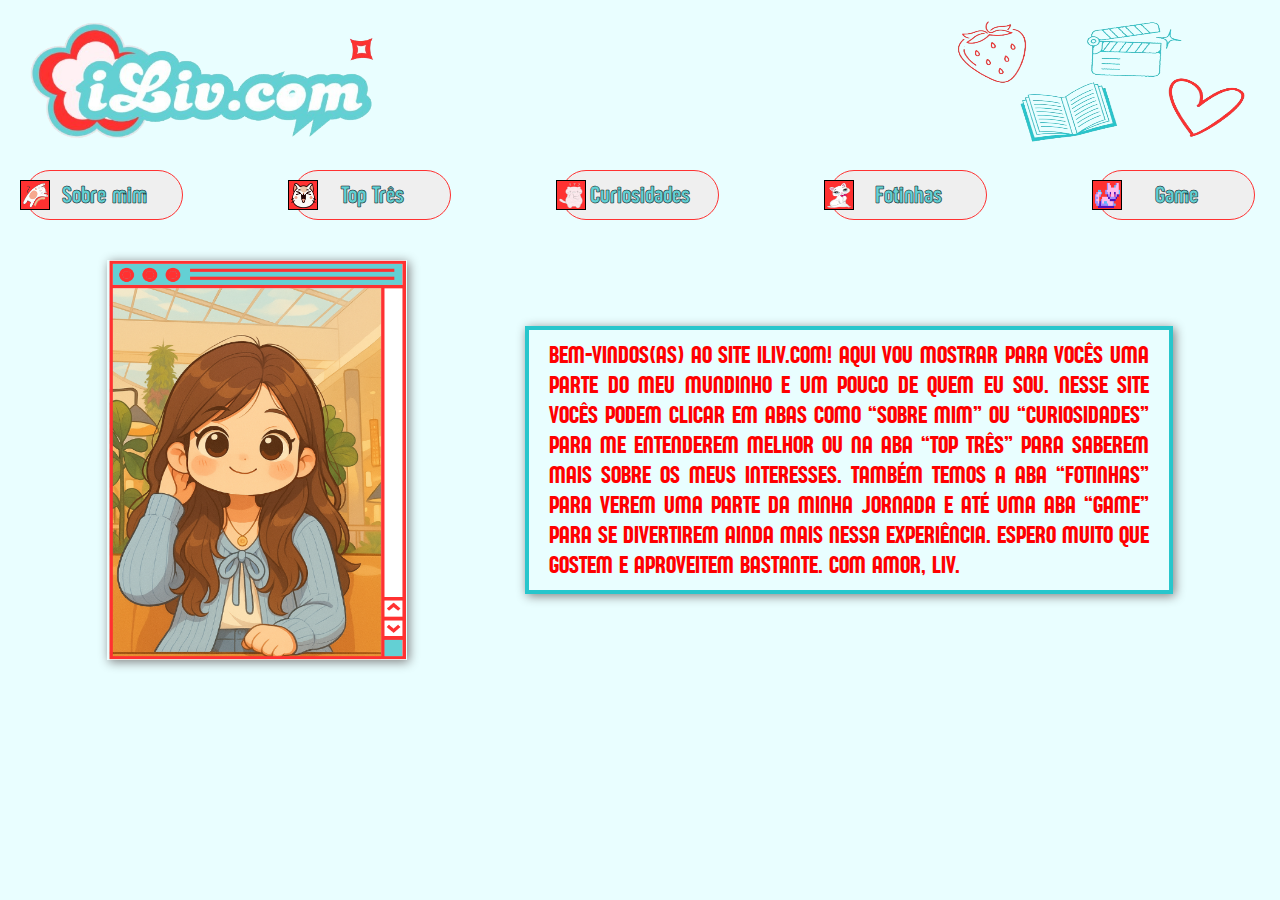
<file: index.html>
<!DOCTYPE html>
<html lang="en">
<head>
    <meta charset="UTF-8">
    <meta name="viewport" content="width=device-width, initial-scale=1.0">
    <title>Portfólio</title>
    <link rel="icon" href="img/foto_inicio.png" type="image/png">
    <link rel="stylesheet" href="css\styles.css">
</head>
<body>
    <div id="imagens_topo">
        <img src="img/logo_iliv.png" alt="ILiv" id="logo">
        <img src="img/decoracoes_topo.png" alt="decorações" id="decoracoes_topo">
    </div>
    <div id="topicos">
        <a href="sobreMim.html">
            <div class="classebtn">
                <button class="img_btn">
                    <img src="img/gato_arco_irirs-removebg-preview.png" alt="gato_arco_iris">
                </button>
                <button class="btn">Sobre mim</button>
            </div>
        </a>
        <a href="top3.html">
            <div class="classebtn">
                <button class="img_btn">
                    <img src="img/gato_sorrindo-removebg-preview.png" alt="gato_arco_iris"></button>
                </button>
                <button class="btn">Top Três</button>
            </div>
        </a>
        <a href="curiosidades.html">
            <div class="classebtn">
                <button class="img_btn">
                    <img src="img/gato_pensando-removebg-preview.png" alt="gato_arco_iris"></button>
                </button>
                <button class="btn">Curiosidades</button>
            </div>
        </a>
        <a href="album.html">
            <div class="classebtn">
                <button class="img_btn">
                    <img src="img/gatinha-removebg-preview.png" alt="gato_arco_iris"></button>
                </button>
                <button class="btn">Fotinhas</button>
            </div>
        </a>
        <a href="dinossauro.html">
            <div class="classebtn">
                <button class="img_btn">
                    <img src="img/gato_pixel-removebg-preview.png" alt="gato_arco_iris"></button>
                </button>
                <button class="btn">Game</button>
            </div>
        </a>
    </div>
    <div id="primeiraArea">
            <img src="img/foto_inicio.png" alt="Livia_cartoon" id="cartoon">
            <p id="textoMain">BEM-VINDOS(AS) AO SITE ILIV.COM! AQUI VOU MOSTRAR PARA VOCÊS UMA PARTE DO MEU MUNDINHO E UM POUCO DE QUEM EU SOU. NESSE SITE VOCÊS PODEM CLICAR EM ABAS COMO “SOBRE MIM” OU “CURIOSIDADES” PARA ME ENTENDEREM MELHOR OU NA ABA “TOP TRÊS” PARA SABEREM MAIS SOBRE OS MEUS INTERESSES. TAMBÉM TEMOS A ABA “FOTINHAS” PARA VEREM UMA PARTE DA MINHA JORNADA E ATÉ UMA ABA “GAME” PARA SE DIVERTIREM AINDA MAIS NESSA EXPERIÊNCIA. ESPERO MUITO QUE GOSTEM E APROVEITEM BASTANTE. COM AMOR, LIV.</p>
    </div>
</body>
</html>
</file>
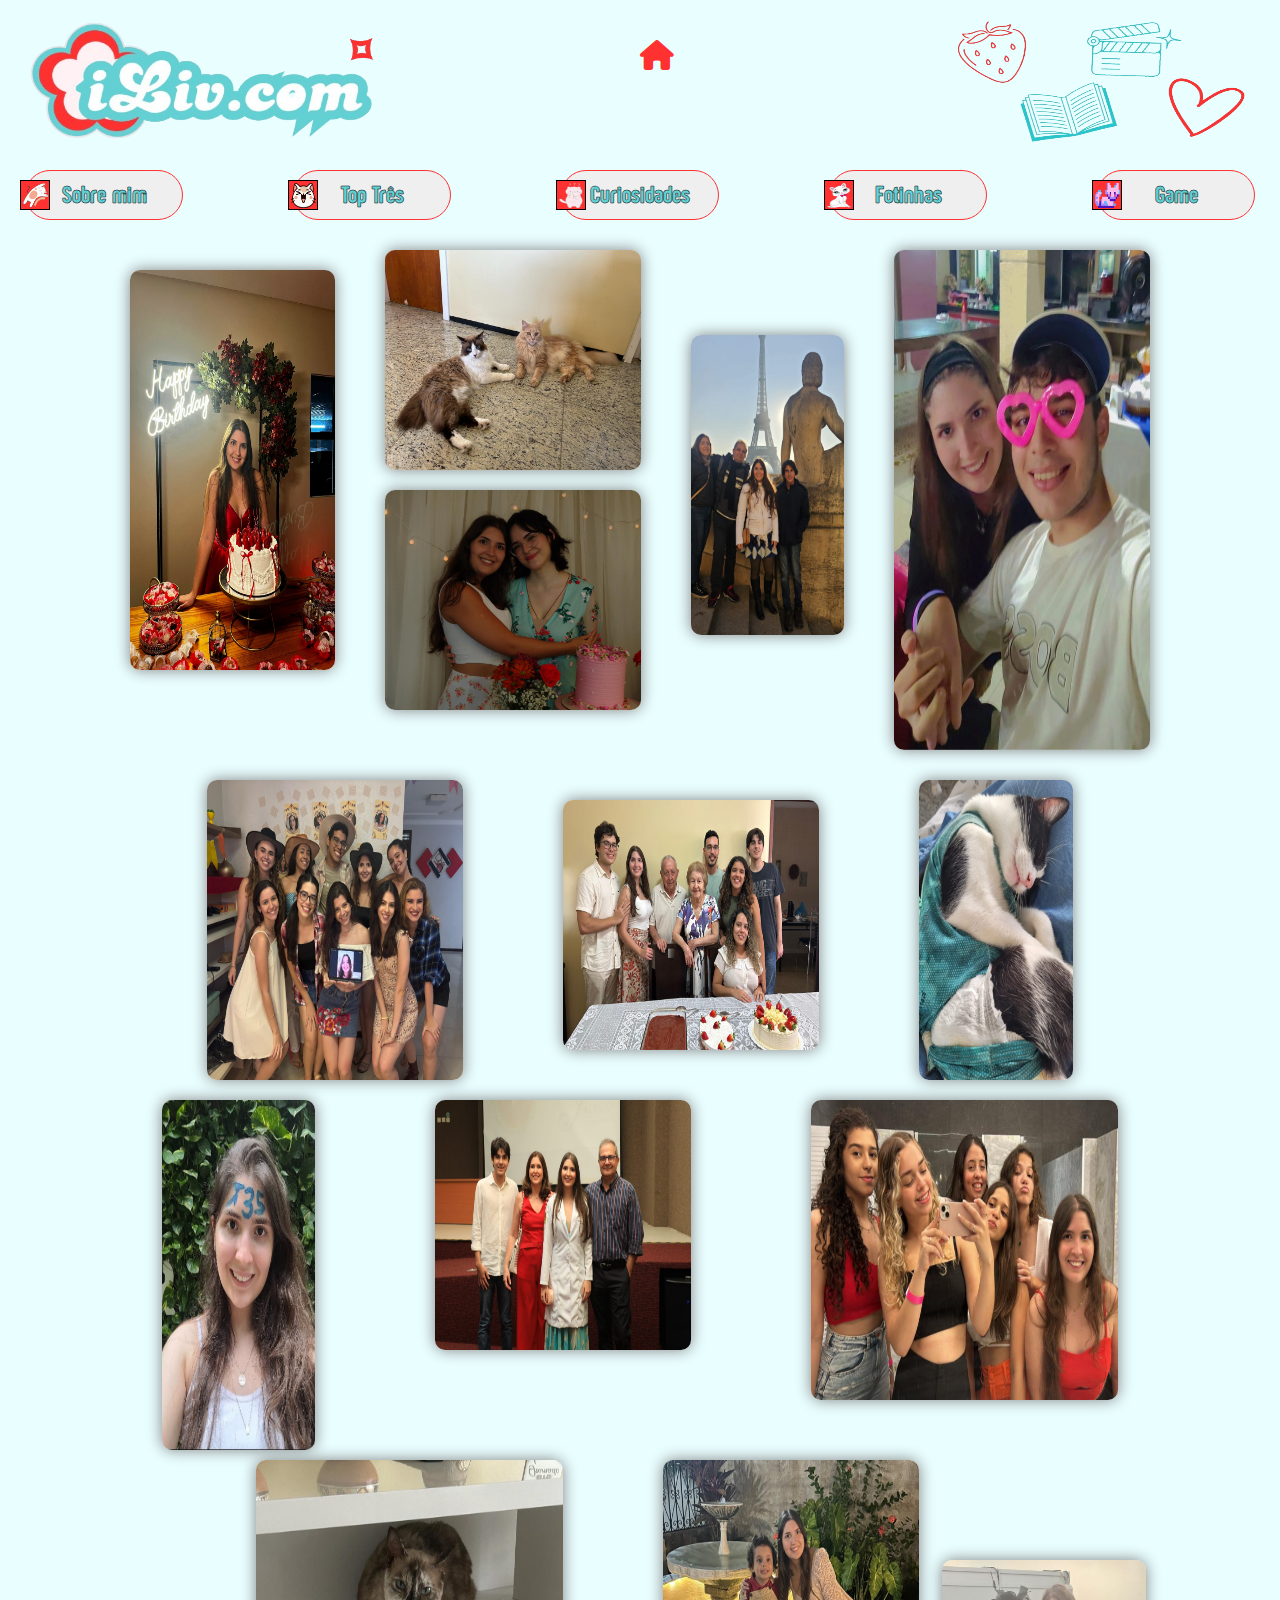
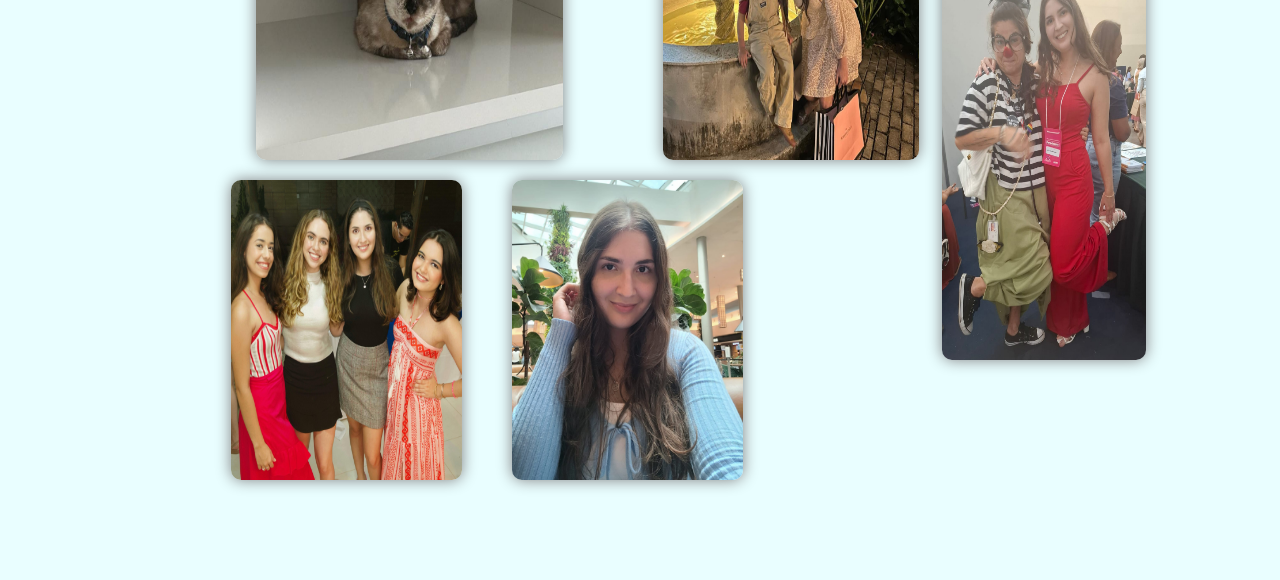
<file: album.html>
<!DOCTYPE html>
<html lang="en">
<head>
    <meta charset="UTF-8">
    <meta name="viewport" content="width=device-width, initial-scale=1.0">
    <link rel="stylesheet" href="css/styles.css">
    <link rel="icon" href="img/gatinha-removebg-preview.png" type="image/png">
    <link rel="stylesheet" href="https://cdnjs.cloudflare.com/ajax/libs/font-awesome/6.5.2/css/all.min.css">
    <title>Fotinhas</title>
</head>
<body>
    <a href="index.html">
        <i class="fa-solid fa-house icone"></i>
    </a>
    <div id="imagens_topo">
        <a href="index.html">
            <img src="img/logo_iliv.png" alt="ILiv" id="logo">
        </a>
        <img src="img/decoracoes_topo.png" alt="decorações" id="decoracoes_topo">
    </div>
    <div id="topicos">
        <a href="sobreMim.html">
            <div class="classebtn">
                <button class="img_btn">
                    <img src="img/gato_arco_irirs-removebg-preview.png" alt="gato_arco_iris">
                </button>
                <button class="btn">Sobre mim</button>
            </div>
        </a>
        <a href="top3.html">
            <div class="classebtn">
                <button class="img_btn">
                    <img src="img/gato_sorrindo-removebg-preview.png" alt="gato_arco_iris"></button>
                </button>
                <button class="btn">Top Três</button>
            </div>
        </a>
        <a href="curiosidades.html">
            <div class="classebtn">
                <button class="img_btn">
                    <img src="img/gato_pensando-removebg-preview.png" alt="gato_arco_iris"></button>
                </button>
                <button class="btn">Curiosidades</button>
            </div>
        </a>
        <a href="album.html">
            <div class="classebtn">
                <button class="img_btn">
                    <img src="img/gatinha-removebg-preview.png" alt="gato_arco_iris"></button>
                </button>
                <button class="btn">Fotinhas</button>
            </div>
        </a>
        <a href="dinossauro.html">
            <div class="classebtn">
                <button class="img_btn">
                    <img src="img/gato_pixel-removebg-preview.png" alt="gato_arco_iris"></button>
                </button>
                <button class="btn">Game</button>
            </div>
        </a>
    </div>
    <div id="secaoFotos1">
        <img src="img/niverFoto.png" alt="niver" id="niver">
        <div id="fotosVertical">
            <img src="img/pitocoAthe.png" alt="pitocoAthena" id="pitocoAthena">
            <img src="img/livJu.png" alt="liviaJu" id="livJu">
        </div>
        <img src="img/viagem.png" alt="viagem" id="viagem">
        <img src="img/festaJovem.png" alt="festa" id="festaJovem">
    </div>
    <div id="secaoFotos2">
        <div id="fotosHorizontal1">
            <img src="img/amigoJunino].png" alt="junino" id="junino">
            <img src="img/primos.png" alt="primos" id="primos">
            <img src="img/ollie.png" alt="ollie" id="ollie">
        </div>
        <div id="fotosHorizontais2">
            <img src="img/caloura.png" alt="caloura" id="caloura">
            <img src="img/familia.png" alt="familia" id="familia">
            <img src="img/amigas.png" alt="amigas" id="amigas">
        </div>
    </div>
    <div id="secaoFotos3">
        <div id="fotosVertical2">
            <div id="fotosHorizontais3">
                <img src="img/gorda.png" alt="gorda" id="gorda">
                <img src="img/filippo.png" alt="filippo" id="filippo">
            </div>
            <div id="fotosHorizontal4">
                <img src="img/bffs.png" alt="bffs" id="bffs">
                <img src="img/zap.png" alt="zap" id="zap">
            </div>
        </div>
        <img src="img/professora.png" alt="professora" id="prof">
    </div>
</body>
</html>
</file>
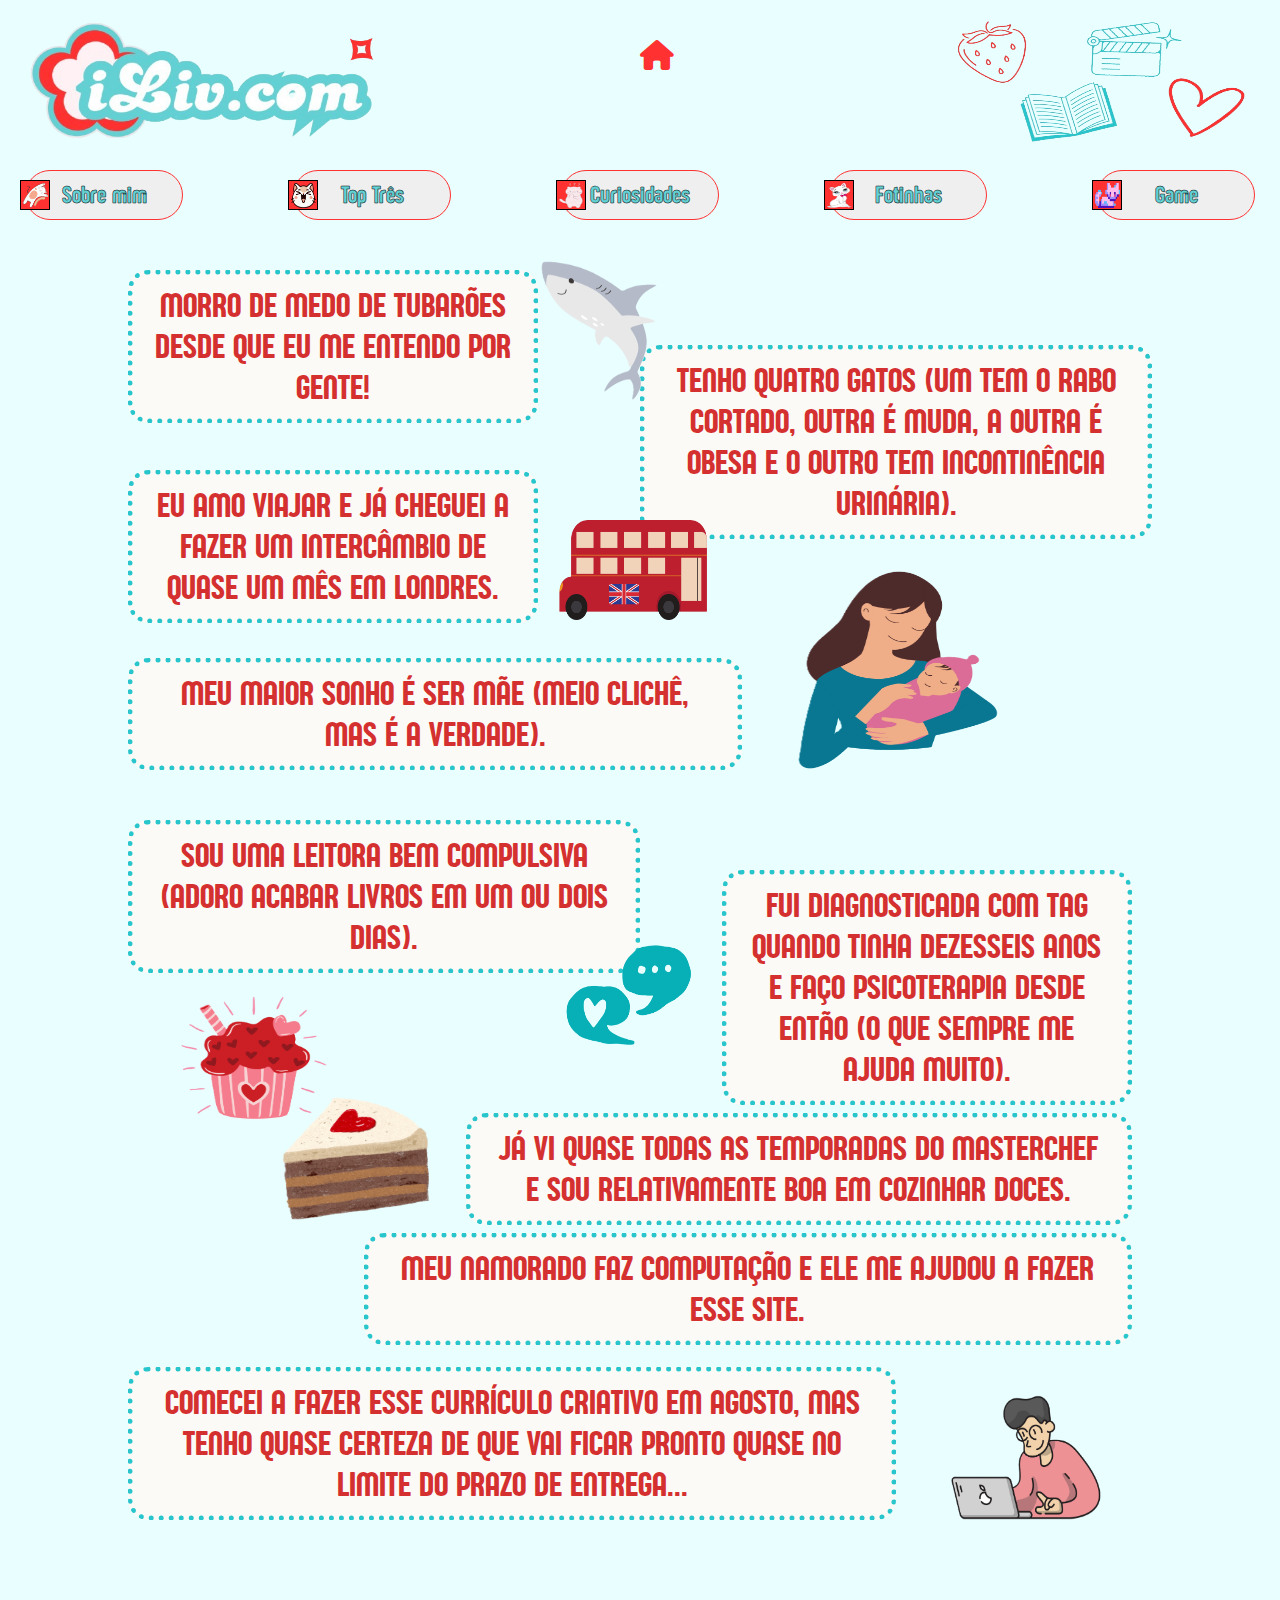
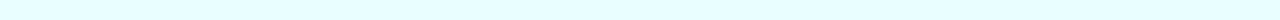
<file: curiosidades.html>
<!DOCTYPE html>
<html lang="en">
<head>
    <meta charset="UTF-8">
    <meta name="viewport" content="width=device-width, initial-scale=1.0">
    <link rel="stylesheet" href="css/styles.css">
    <link rel="icon" href="img/gato_pensando-removebg-preview.png" type="image/png">
    <link rel="stylesheet" href="https://cdnjs.cloudflare.com/ajax/libs/font-awesome/6.5.2/css/all.min.css">
    <title>Curiosidades</title>
</head>
<body style="margin-bottom: 300px;">
    <a href="index.html">
        <i class="fa-solid fa-house icone"></i>
    </a>
    <div id="imagens_topo">
        <a href="index.html">
            <img src="img/logo_iliv.png" alt="ILiv" id="logo">
        </a>
        <img src="img/decoracoes_topo.png" alt="decorações" id="decoracoes_topo">
    </div>
    <div id="topicos">
        <a href="sobreMim.html">
            <div class="classebtn">
                <button class="img_btn">
                    <img src="img/gato_arco_irirs-removebg-preview.png" alt="gato_arco_iris">
                </button>
                <button class="btn">Sobre mim</button>
            </div>
        </a>
        <a href="top3.html">
            <div class="classebtn">
                <button class="img_btn">
                    <img src="img/gato_sorrindo-removebg-preview.png" alt="gato_arco_iris"></button>
                </button>
                <button class="btn">Top Três</button>
            </div>
        </a>
        <a href="curiosidades.html">
            <div class="classebtn">
                <button class="img_btn">
                    <img src="img/gato_pensando-removebg-preview.png" alt="gato_arco_iris"></button>
                </button>
                <button class="btn">Curiosidades</button>
            </div>
        </a>
        <a href="album.html">
            <div class="classebtn">
                <button class="img_btn">
                    <img src="img/gatinha-removebg-preview.png" alt="gato_arco_iris"></button>
                </button>
                <button class="btn">Fotinhas</button>
            </div>
        </a>
        <a href="dinossauro.html">
            <div class="classebtn">
                <button class="img_btn">
                    <img src="img/gato_pixel-removebg-preview.png" alt="gato_arco_iris"></button>
                </button>
                <button class="btn">Game</button>
            </div>
        </a>
    </div>
    <div class="divTextosEImagens">
        <div id="texto1">
            <p class="textoCuriosidades">MORRO DE MEDO DE TUBARÕES DESDE QUE EU ME ENTENDO POR GENTE!</p>
        </div>
        <img src="img/tubarao.png" alt="tubarao" id="tubarao">
        <div id="texto2">
            <p class="textoCuriosidades">TENHO QUATRO GATOS (UM TEM O RABO CORTADO, OUTRA É MUDA, A OUTRA É OBESA E O OUTRO TEM INCONTINÊNCIA URINÁRIA).</p>
        </div>
        <div id="texto3">
            <p class="textoCuriosidades">EU AMO VIAJAR E JÁ CHEGUEI A FAZER UM INTERCÂMBIO DE QUASE UM MÊS EM LONDRES.</p>
        </div>
        <img src="img/onibus.png" alt="onibus" id="onibus">
        <div id="texto4">
            <p class="textoCuriosidades">MEU MAIOR SONHO É SER MÃE (MEIO CLICHÊ, MAS É A VERDADE).</p>
        </div>
        <img src="img/mae.png" alt="mae" id="mae">
    </div>
    <div class="divTextosEImagens" style="margin-top: 50px;">
        <div id="texto5">
            <p class="textoCuriosidades">SOU UMA LEITORA BEM COMPULSIVA (ADORO ACABAR LIVROS EM UM OU DOIS DIAS).</p>
        </div>
        <img src="img/batePapo.png" alt="batepapo" id="batepapo">
        <div id="texto6">
            <p class="textoCuriosidades">FUI DIAGNOSTICADA COM TAG QUANDO TINHA DEZESSEIS ANOS E FAÇO PSICOTERAPIA DESDE ENTÃO (O QUE SEMPRE ME AJUDA MUITO).</p>
        </div>
        <div id="texto7">
            <p class="textoCuriosidades">JÁ VI QUASE TODAS AS TEMPORADAS DO MASTERCHEF E SOU RELATIVAMENTE BOA EM COZINHAR DOCES.</p>
        </div>
        <img src="img/cupcake.png" alt="cupcake" id="cupcake">
        <img src="img/pedacoBolo.png" alt="pedaco" id="pedacoBolo">
        <div id="texto8">
            <p class="textoCuriosidades">MEU NAMORADO FAZ COMPUTAÇÃO E ELE ME AJUDOU A FAZER ESSE SITE.</p>
        </div>
        <div id="texto9">
            <p class="textoCuriosidades">COMECEI A FAZER ESSE CURRÍCULO CRIATIVO EM AGOSTO, MAS TENHO QUASE CERTEZA DE QUE VAI FICAR PRONTO QUASE NO LIMITE DO PRAZO DE ENTREGA...</p>
        </div>
        <img src="img/programador.png" alt="programador" id="programador">
    </div>
</body>
</html>
</file>
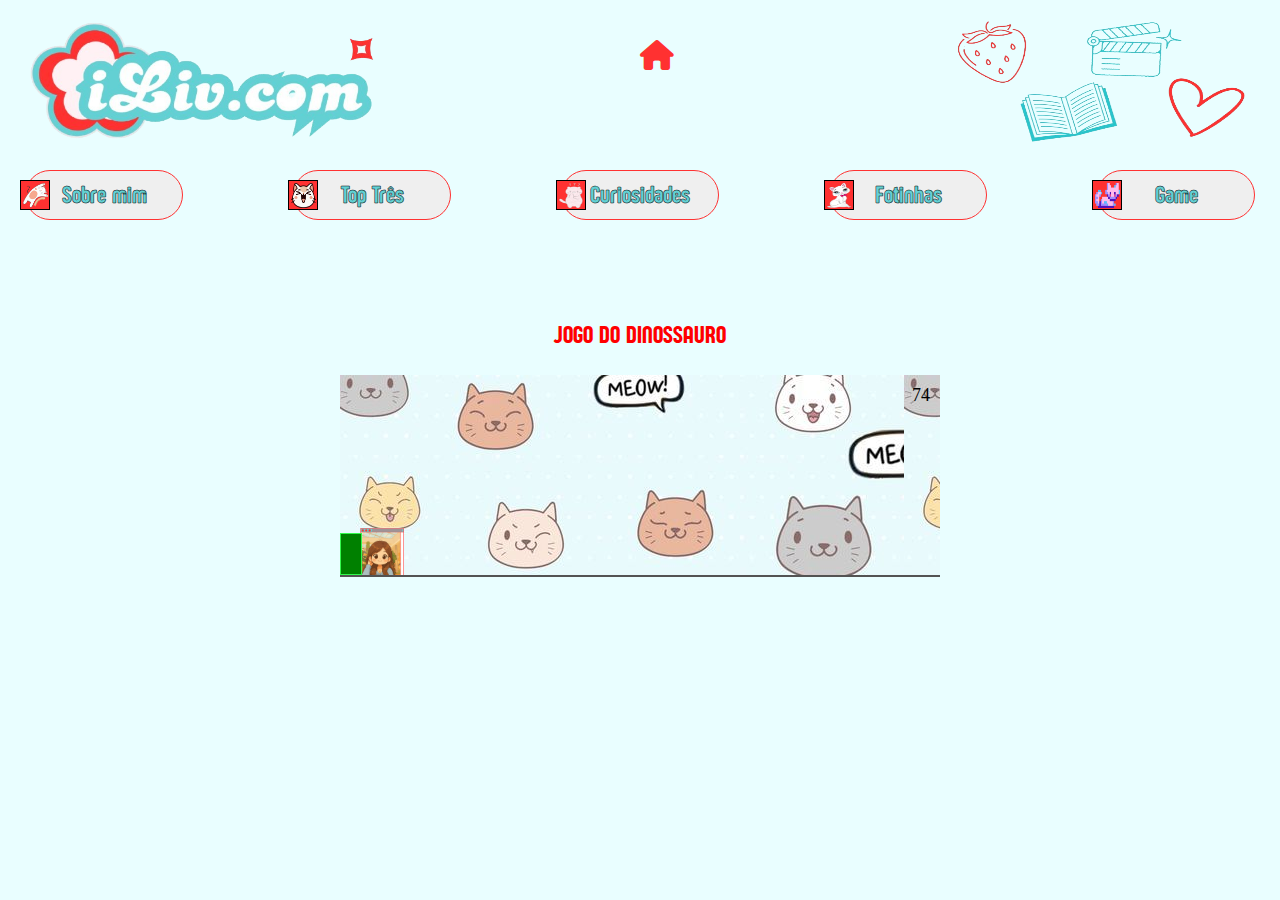
<file: dinossauro.html>
<!DOCTYPE html>
<html lang="en">
<head>
    <meta charset="UTF-8">
    <meta name="viewport" content="width=device-width, initial-scale=1.0">
    <link rel="preconnect" href="https://fonts.googleapis.com">
    <link rel="preconnect" href="https://fonts.gstatic.com" crossorigin>
    <link href="https://fonts.googleapis.com/css2?family=Press+Start+2P&display=swap" rel="stylesheet">
    <link rel="stylesheet" href="css/styles.css">
    <link rel="icon" href="img/gato_pixel-removebg-preview.png" type="image/png">
    <link rel="stylesheet" href="https://cdnjs.cloudflare.com/ajax/libs/font-awesome/6.5.2/css/all.min.css">
    <title>Game</title>
</head>
<body>
<body>
    <a href="index.html">
        <i class="fa-solid fa-house icone"></i>
    </a>
    <div id="imagens_topo">
        <a href="index.html">
            <img src="img/logo_iliv.png" alt="ILiv" id="logo">
        </a>
        <img src="img/decoracoes_topo.png" alt="decorações" id="decoracoes_topo">
    </div>
    <div id="topicos">
        <a href="sobreMim.html">
            <div class="classebtn">
                <button class="img_btn">
                    <img src="img/gato_arco_irirs-removebg-preview.png" alt="gato_arco_iris">
                </button>
                <button class="btn">Sobre mim</button>
            </div>
        </a>
        <a href="top3.html">
            <div class="classebtn">
                <button class="img_btn">
                    <img src="img/gato_sorrindo-removebg-preview.png" alt="gato_arco_iris"></button>
                </button>
                <button class="btn">Top Três</button>
            </div>
        </a>
        <a href="curiosidades.html">
            <div class="classebtn">
                <button class="img_btn">
                    <img src="img/gato_pensando-removebg-preview.png" alt="gato_arco_iris"></button>
                </button>
                <button class="btn">Curiosidades</button>
            </div>
        </a>
        <a href="album.html">
            <div class="classebtn">
                <button class="img_btn">
                    <img src="img/gatinha-removebg-preview.png" alt="gato_arco_iris"></button>
                </button>
                <button class="btn">Fotinhas</button>
            </div>
        </a>
        <a href="dinossauro.html">
            <div class="classebtn">
                <button class="img_btn">
                    <img src="img/gato_pixel-removebg-preview.png" alt="gato_arco_iris"></button>
                </button>
                <button class="btn">Game</button>
            </div>
        </a>
    </div>
    <p id="textoJogo">JOGO DO DINOSSAURO</p>
    <div id="game-container">
        <div id="score">0</div>
        <div id="dino"></div>
        <div id="obstacle"></div>
        <div id="ground"></div>
        <div id="game-over-message">
            <h2>GAME OVER</h2>
            <p>Pressione F5 para reiniciar</p>
        </div>
    </div>

    <script src="js/scripts.js"></script>
</body>
</html>
</file>
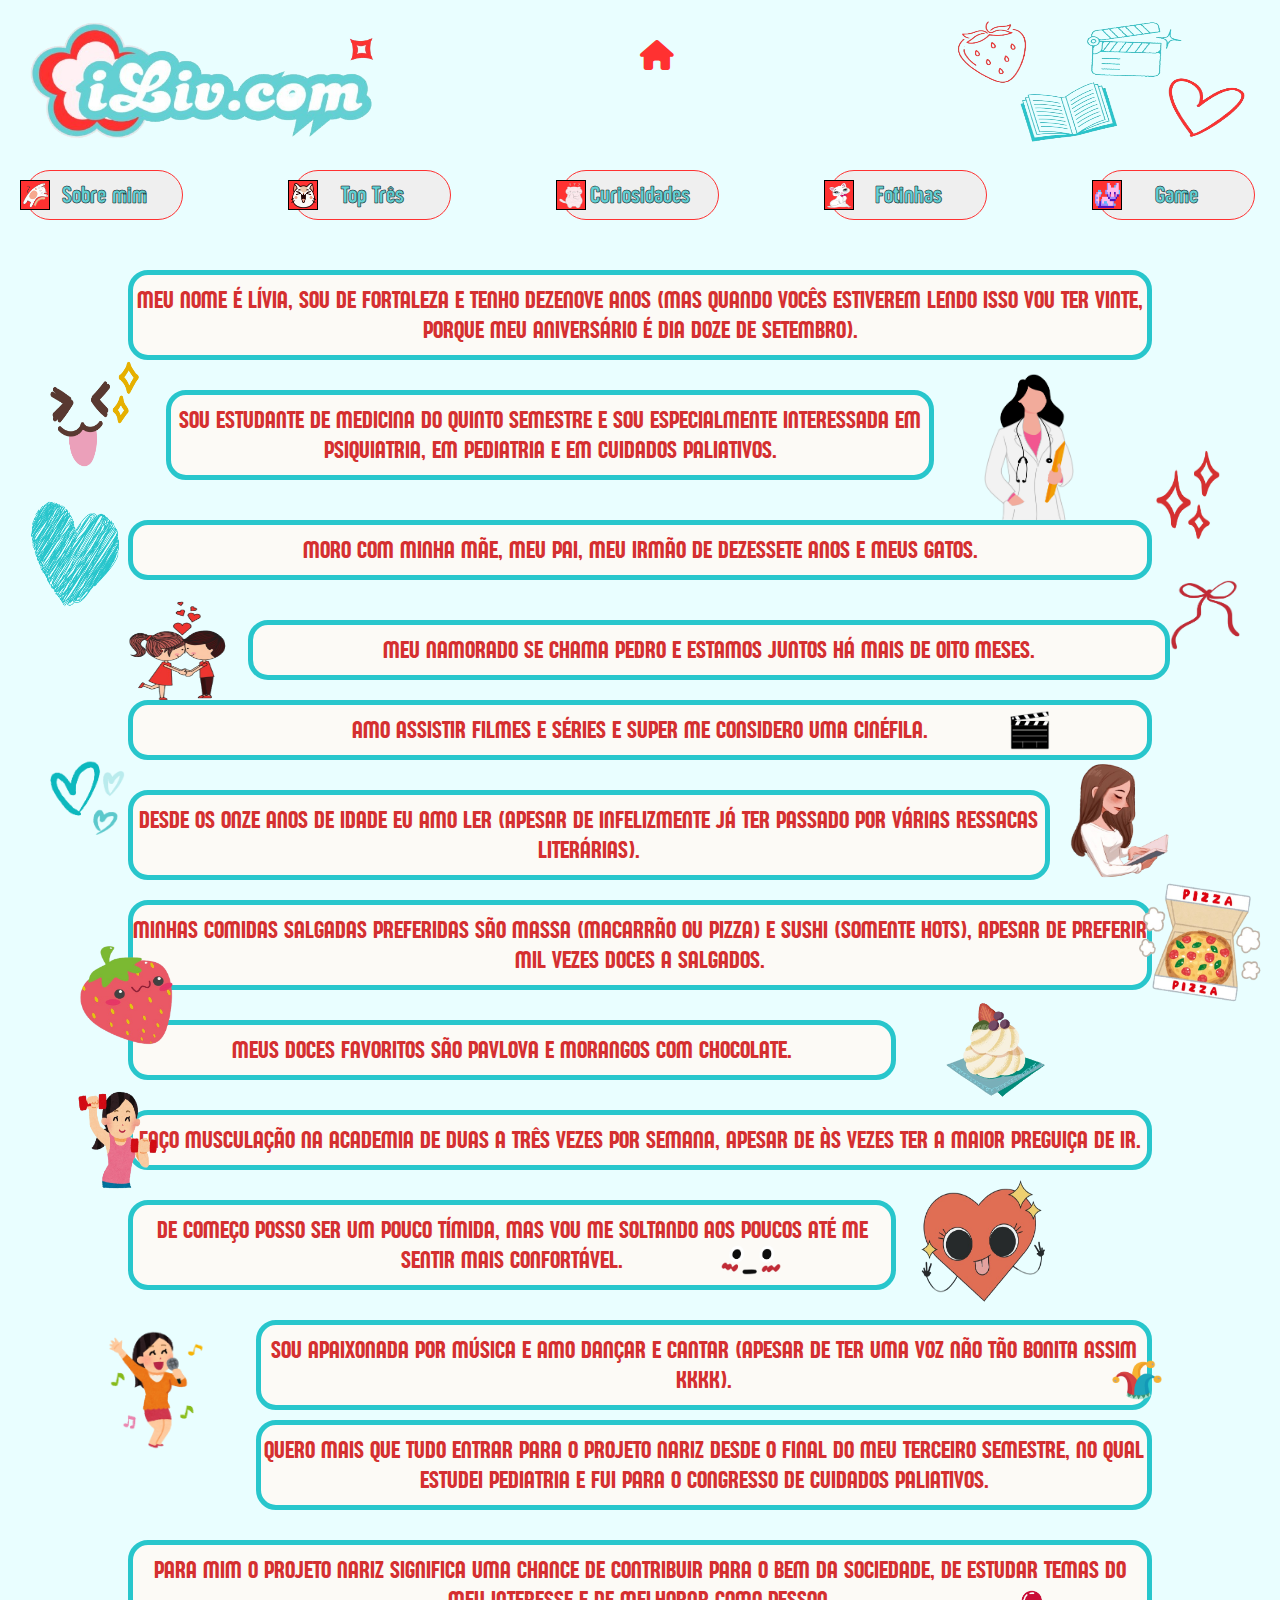
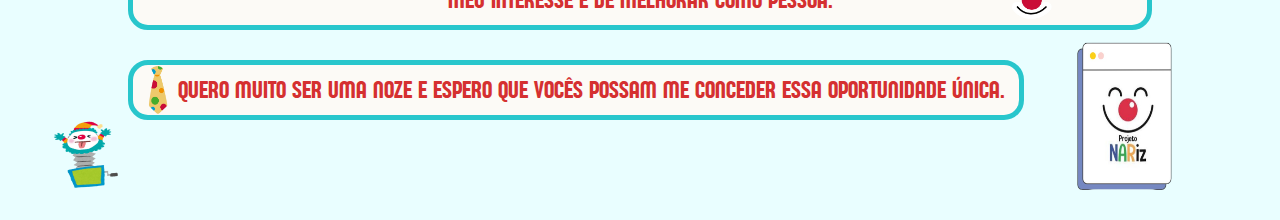
<file: sobreMim.html>
<!DOCTYPE html>
<html lang="en">
<head>
    <meta charset="UTF-8">
    <meta name="viewport" content="width=device-width, initial-scale=1.0">
    <link rel="stylesheet" href="css/styles.css">
    <link rel="icon" href="img/gato_arco_irirs-removebg-preview.png" type="image/png">
    <link rel="stylesheet" href="https://cdnjs.cloudflare.com/ajax/libs/font-awesome/6.5.2/css/all.min.css">
    <title>Sobremim</title>
</head>
<body>
    <a href="index.html">
        <i class="fa-solid fa-house icone"></i>
    </a>
    <div id="imagens_topo">
        <a href="index.html">
            <img src="img/logo_iliv.png" alt="ILiv" id="logo">
        </a>
        <img src="img/decoracoes_topo.png" alt="decorações" id="decoracoes_topo">
    </div>
    <div id="topicos">
        <a href="sobreMim.html">
            <div class="classebtn">
                <button class="img_btn">
                    <img src="img/gato_arco_irirs-removebg-preview.png" alt="gato_arco_iris">
                </button>
                <button class="btn">Sobre mim</button>
            </div>
        </a>
        <a href="top3.html">
            <div class="classebtn">
                <button class="img_btn">
                    <img src="img/gato_sorrindo-removebg-preview.png" alt="gato_arco_iris"></button>
                </button>
                <button class="btn">Top Três</button>
            </div>
        </a>
        <a href="curiosidades.html">
            <div class="classebtn">
                <button class="img_btn">
                    <img src="img/gato_pensando-removebg-preview.png" alt="gato_arco_iris"></button>
                </button>
                <button class="btn">Curiosidades</button>
            </div>
        </a>
        <a href="album.html">
            <div class="classebtn">
                <button class="img_btn">
                    <img src="img/gatinha-removebg-preview.png" alt="gato_arco_iris"></button>
                </button>
                <button class="btn">Fotinhas</button>
            </div>
        </a>
        <a href="dinossauro.html">
            <div class="classebtn">
                <button class="img_btn">
                    <img src="img/gato_pixel-removebg-preview.png" alt="gato_arco_iris"></button>
                </button>
                <button class="btn">Game</button>
            </div>
        </a>
    </div>
    <div id="bloco1">
        <p class="textoSobreMim">MEU NOME É LÍVIA, SOU DE FORTALEZA E TENHO DEZENOVE ANOS (MAS QUANDO VOCÊS ESTIVEREM LENDO ISSO VOU TER VINTE, PORQUE MEU ANIVERSÁRIO É DIA DOZE DE SETEMBRO).</p>
    </div>
    <img src="img/sorrisoLingua.png" alt="sorrisoLingua" id="sorrisoLingua">
    <div id="textoEImg1">
        <div id="bloco2">
            <p class="textoSobreMim">SOU ESTUDANTE DE MEDICINA DO QUINTO SEMESTRE E SOU ESPECIALMENTE INTERESSADA EM PSIQUIATRIA, EM PEDIATRIA E EM CUIDADOS PALIATIVOS.</p>
        </div>
        <img src="img/medica.png" alt="medica" id="medica">
    </div>
    <div id="bloco3">
        <p class="textoSobreMim">MORO COM MINHA MÃE, MEU PAI, MEU IRMÃO DE DEZESSETE ANOS E MEUS GATOS.</p>
    </div>
    <img src="img/coracaoAzul.png" alt="coracaoAzul" id="coracaoAzul">
    <img src="img/brilhoVermelho.png" alt="brilhoVermelho" id="brilhoVermelho">
    <img src="img/laco.png" alt="laco" id="laco">
    <div id="textoEImg2">
        <img src="img/casal.png" alt="casal" id="casal">
        <div id="bloco4">
            <p class="textoSobreMim">MEU NAMORADO SE CHAMA PEDRO E ESTAMOS JUNTOS HÁ MAIS DE OITO MESES.</p>
        </div>
    </div>
    <div id="bloco5">
        <p class="textoSobreMim">AMO ASSISTIR FILMES E SÉRIES E SUPER ME CONSIDERO UMA CINÉFILA.</p>
        <img src="img/cinema.png" alt="cinema" id="cinema">
    </div>
    <img src="img/coracoesAzuis.png" alt="coracoesAzuis" id="coracoesAzuis">
    <div id="textoEImg3">
        <div id="bloco6">
            <p class="textoSobreMim">DESDE OS ONZE ANOS DE IDADE EU AMO LER (APESAR DE INFELIZMENTE JÁ TER PASSADO POR VÁRIAS RESSACAS LITERÁRIAS).</p>
        </div>
         <img src="img/garotaLendo.png" alt="garotaLendo" id="garotaLendo">
    </div>
    <div id="bloco7">
        <p class="textoSobreMim">MINHAS COMIDAS SALGADAS PREFERIDAS SÃO MASSA (MACARRÃO OU PIZZA) E SUSHI (SOMENTE HOTS), APESAR DE PREFERIR MIL VEZES DOCES A SALGADOS.</p>
        <img src="img/caixaPizza.png" alt="caixaPizza" id="caixaPizza">
    </div>
    <div id="bloco8">
        <img src="img/morangoFeliz.png" alt="morangoFeliz" id="morangoFeliz">
        <p class="textoSobreMim">MEUS DOCES FAVORITOS SÃO PAVLOVA E MORANGOS COM CHOCOLATE.</p>
        <img src="img/doceBranco.png" alt="doceBranco" id="doceBranco">
    </div>
    <div id="bloco9">
        <p class="textoSobreMim">FAÇO MUSCULAÇÃO NA ACADEMIA DE DUAS A TRÊS VEZES POR SEMANA, APESAR DE ÀS VEZES TER A MAIOR PREGUIÇA DE IR.</p>
        <img src="img/exercicio.png" alt="academia" id="exercicio">
    </div>
    <div id="bloco10">
        <p class="textoSobreMim">DE COMEÇO POSSO SER UM POUCO TÍMIDA, MAS VOU ME SOLTANDO AOS POUCOS ATÉ ME SENTIR MAIS CONFORTÁVEL.</p>
        <img src="img/timidez.png" alt="timidez" id="timidez">
        <img src="img/coracaoLingua.png" alt="coracaoLingua" id="coracaoLingua">
    </div>
    <div id="bloco11">
        <p class="textoSobreMim">SOU APAIXONADA POR MÚSICA E AMO DANÇAR E CANTAR (APESAR DE TER UMA VOZ NÃO TÃO BONITA ASSIM KKKK).</p>
        <img src="img/cantar.png" alt="cantar" id="cantar">
        <img src="img/chapeuBobo.png" alt="chapeu" id="chapeuBobo">
    </div>
    <div id="bloco12">
        <p class="textoSobreMim">QUERO MAIS QUE TUDO ENTRAR PARA O PROJETO NARIZ DESDE O FINAL DO MEU TERCEIRO SEMESTRE, NO QUAL ESTUDEI PEDIATRIA E FUI PARA O CONGRESSO DE CUIDADOS PALIATIVOS.</p>
    </div>
    <div id="bloco13">
        <p class="textoSobreMim">PARA MIM O PROJETO NARIZ SIGNIFICA UMA CHANCE DE CONTRIBUIR PARA O BEM DA SOCIEDADE, DE ESTUDAR TEMAS DO MEU INTERESSE E DE MELHORAR COMO PESSOA.</p>
        <img src="img/narizSorriso.png" alt="narizSorriso" id="narizSorriso">
    </div>
    <div id="bloco14">
        <p class="textoSobreMim" style="padding-left: 30px;">QUERO MUITO SER UMA NOZE E ESPERO QUE VOCÊS POSSAM ME CONCEDER ESSA OPORTUNIDADE ÚNICA.</p>
        <img src="img/gravata.png" alt="gravata" id="gravata">
        <img src="img/projetoNariz.png" alt="projetoNariz" id="projetoNariz">
    </div>
    <img src="img/palhacoSurpresa.png" alt="surpresa" id="surpresa">
</body>
</html>
</file>
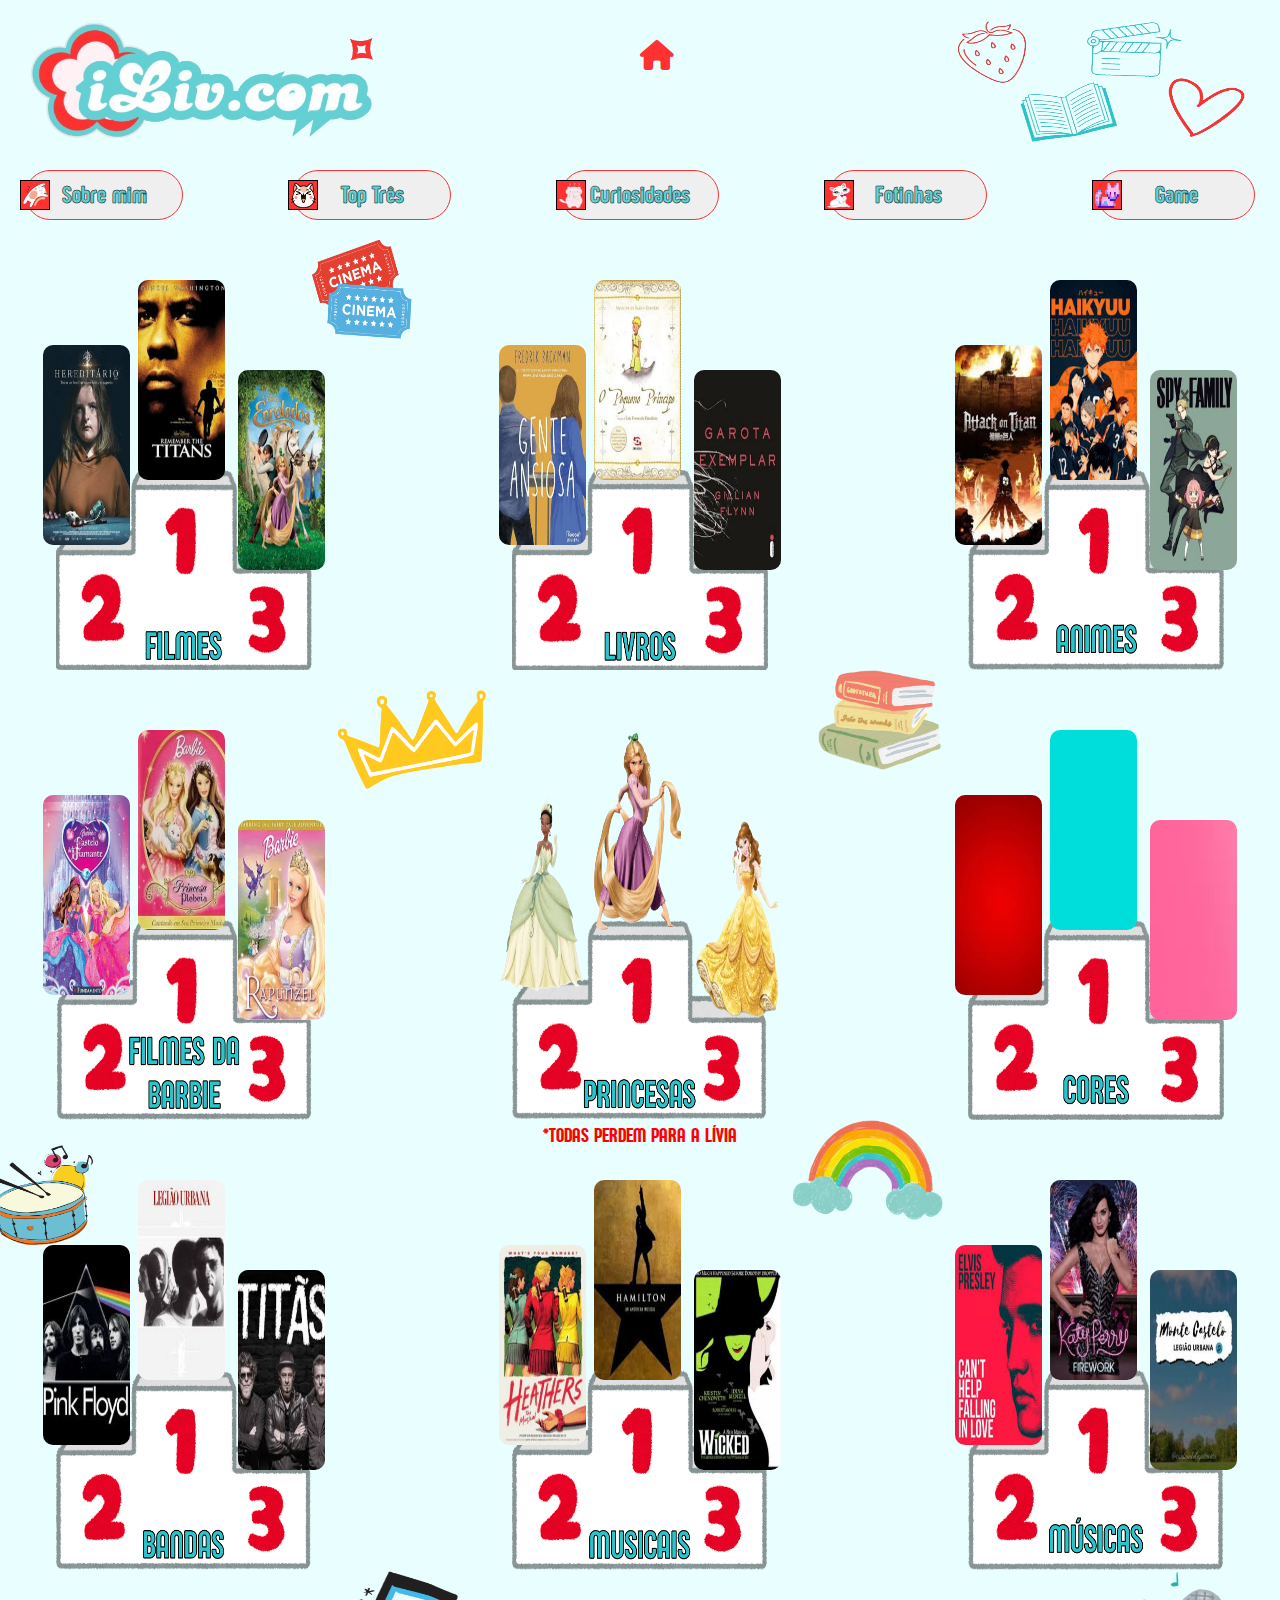
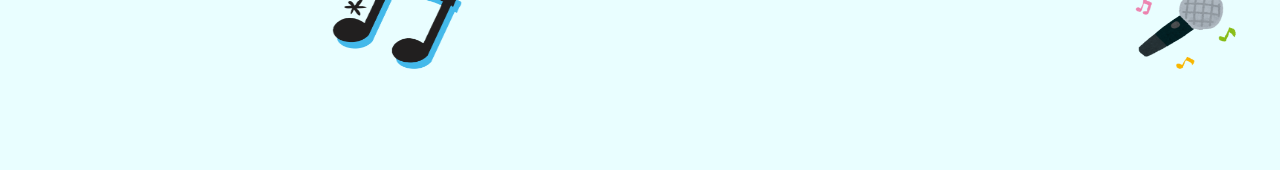
<file: top3.html>
<!DOCTYPE html>
<html lang="en">
<head>
    <meta charset="UTF-8">
    <meta name="viewport" content="width=device-width, initial-scale=1.0">
    <link rel="stylesheet" href="css/styles.css">
    <link rel="icon" href="img/gato_sorrindo-removebg-preview.png" type="image/png">
    <link rel="stylesheet" href="https://cdnjs.cloudflare.com/ajax/libs/font-awesome/6.5.2/css/all.min.css">
    <title>Top3</title>
</head>
<body>
    <a href="index.html">
        <i class="fa-solid fa-house icone"></i>
    </a>
    <div id="imagens_topo">
        <a href="index.html">
            <img src="img/logo_iliv.png" alt="ILiv" id="logo">
        </a>
        <img src="img/decoracoes_topo.png" alt="decorações" id="decoracoes_topo">
    </div>
    <div id="topicos">
        <a href="sobreMim.html">
            <div class="classebtn">
                <button class="img_btn">
                    <img src="img/gato_arco_irirs-removebg-preview.png" alt="gato_arco_iris">
                </button>
                <button class="btn">Sobre mim</button>
            </div>
        </a>
        <a href="top3.html">
            <div class="classebtn">
                <button class="img_btn">
                    <img src="img/gato_sorrindo-removebg-preview.png" alt="gato_arco_iris"></button>
                </button>
                <button class="btn">Top Três</button>
            </div>
        </a>
        <a href="curiosidades.html">
            <div class="classebtn">
                <button class="img_btn">
                    <img src="img/gato_pensando-removebg-preview.png" alt="gato_arco_iris"></button>
                </button>
                <button class="btn">Curiosidades</button>
            </div>
        </a>
        <a href="album.html">
            <div class="classebtn">
                <button class="img_btn">
                    <img src="img/gatinha-removebg-preview.png" alt="gato_arco_iris"></button>
                </button>
                <button class="btn">Fotinhas</button>
            </div>
        </a>
        <a href="dinossauro.html">
            <div class="classebtn">
                <button class="img_btn">
                    <img src="img/gato_pixel-removebg-preview.png" alt="gato_arco_iris"></button>
                </button>
                <button class="btn">Game</button>
            </div>
        </a>
    </div>
    <div class="linhaPodios">
        <div class="divpodio">
            <img src="img/podioFilme.png" alt="podioFilme" class="podio">
            <img src="img/enrolados.png" alt="enrolados" class="terceiro">
            <img src="img/hereditario.png" alt="hereditario" class="segundo">
            <img src="img/titans.png" alt="titans" class="primeiro">
            <img src="img/tickets.png" alt="ticktes" id="tickets">
        </div>
        <div class="divpodio">
            <img src="img/podioLivro.png" alt="podioLivro" class="podio">
            <img src="img/garotaExemplar.png" alt="garotaExemplar" class="terceiro">
            <img src="img/genteAnsiosa.png" alt="genteAnsiosa" class="segundo">
            <img src="img/pequenoPrincipe.png" alt="principe" class="primeiro">
            <img src="img/livros.png" alt="livros" id="livros">
        </div>
        <div class="divpodio">
            <img src="img/podioAnime.png" alt="podioAnime" class="podio">
            <img src="img/spyxfamily.png" alt="spyxfamily" class="terceiro">
            <img src="img/aot.png" alt="aot" class="segundo">
            <img src="img/haykiuu.png" alt="haykiuu" class="primeiro">
        </div>
    </div>
    <div class="linhaPodios">
        <div class="divpodio">
            <img src="img/podioFilmeBarbie.png" alt="podioFilmeBarbie" class="podio">
            <img src="img/filmeBRapunzel.png" alt="filmeBarbieRapunzel" class="terceiro">
            <img src="img/filmeBCasteloDeDiamante.png" alt="BarbieCasteloDiamante" class="segundo">
            <img src="img/filmeBPrincesaPlebe.png" alt="BarbiePlebe" class="primeiro">
            <img src="img/coroa.png" alt="coroa" id="coroa">
        </div>
        <div class="divpodio">
            <img src="img/podioPrincesa.png" alt="podioPrincesa" class="podio">
            <img src="img/princesaBela.png" alt="bela" class="terceiro">
            <img src="img/princesaSapo.png" alt="sapo" class="segundo">
            <img src="img/princesaRapunzer.png" alt="rapunzel" class="primeiro">
            <p style="font-family: Montserrat; color: red; text-align: center; margin: 0; font-size: 20px;">*TODAS PERDEM PARA A LÍVIA</p>
            <img src="img/arcoIris.png" alt="arcoIris" id="arcoIris">
        </div>
        <div class="divpodio">
            <img src="img/podioCores.png" alt="podioCores" class="podio">
            <img src="img/rosa.png" alt="rosa" class="terceiro">
            <img src="img/vermelho.png" alt="vermelho" class="segundo">
            <img src="img/ciano.png" alt="ciano" class="primeiro">
        </div>
    </div>
    <div class="linhaPodios">
        <div class="divpodio">
            <img src="img/tambor.png" alt="tambor" id="tambor">
            <img src="img/podioBanda.png" alt="podioBanda" class="podio">
            <img src="img/titas.png" alt="titas" class="terceiro">
            <img src="img/pimkFloyd.png" alt="pinkfloyd" class="segundo">
            <img src="img/legiaoUrbana.png" alt="legiaoUrbana" class="primeiro">
            <img src="img/notaMusica.png" alt="nota" id="nota">
        </div>
        <div class="divpodio">
            <img src="img/podioMusicais.png" alt="podioMusicais" class="podio">
            <img src="img/wicked.png" alt="wicked" class="terceiro">
            <img src="img/heathers.png" alt="heathers" class="segundo">
            <img src="img/hamilton.png" alt="hamilton" class="primeiro">
        </div>
        <div class="divpodio">
            <img src="img/podioMusica.png" alt="podioMusica" class="podio">
            <img src="img/monteCastelo.png" alt="monteCastelo" class="terceiro">
            <img src="img/cantHelp.png" alt="cantHelp" class="segundo">
            <img src="img/firework.png" alt="firework" class="primeiro">
            <img src="img/microfone.png" alt="microfone" id="microfone">
        </div>
    </div>
</body>
</html>
</file>
<file: css/styles.css>
@font-face {
    font-family: 'Montserrat';
    src: url('../fonts/sugo-pro-display-regular-trial-webfont.woff2') format('woff2');
    font-weight: normal;
    font-style: normal;
}
body{
    background-color: #e9feff;
    margin: 0;
    box-sizing: border-box;
    margin-bottom: 100px;
}
#imagens_topo{
    height: 100px;
    width: auto;
    margin: 20px 30px 0 30px;
    display: flex;
    justify-content: space-between;
}
#logo{
    height: 125px;
    width: 350px;
    cursor: pointer;
}
#decoracoes_topo{
    height: 125px;
    width: 300px;
}
#topicos{
    height: 50px;
    width: auto;
    display: flex;
    margin: 50px 20px 0 20px;
    gap: 100px;
    justify-content: center;
    border-radius: 5px;
}
#topicos a {
  flex: 1; /* FAZ CADA LINK OCUPAR UMA PARTE IGUAL DO ESPAÇO DISPONÍVEL */
  text-align: center; /* Centraliza o conteúdo dentro do link */
  margin: 0 5px; /* Adiciona um pequeno espaçamento entre os botões */
}
.classebtn{
    position:relative;
    height: 100px;
    width: 100%;
}
.img_btn{
    width: 30px;
    height: 30px;
    position: absolute;
    padding: 0;
    top:10px;
    left: -5px;
    background-color: #ff3131;
    border: solid 1px black;
}
.img_btn img{
    position: absolute;
    top: 2px;
    left: 2px;
    width: 25px;
    height: 25px;
}
.btn{
    width: 100%;
    height: 50px;
    border-radius: 50px;
    border: solid 1px #ff3131;
    cursor: pointer;
    font-family: 'Montserrat';
    font-size: 25px;
    color: #63d0d4;
    -webkit-text-stroke-width: 0.5px;
    -webkit-text-stroke-color: #000;
    transition: all 0.3s ease;
}
.btn:hover{
    box-shadow: 0 0px 5px rgb(240, 44, 44);
}
#cartoon{
    height: 400px;
    width: 300px;
    box-shadow: 2px 2px 10px gray;
}
#primeiraArea{
    display: flex;
    justify-content: center;
    gap: 10%;
    align-items: center;
    height: 400px;
    margin: 40px 50px 0 50px;
    width: auto;
}
#textoMain{
    width: 600px;
    font-family: 'Montserrat';
    color: red;
    padding: 10px 20px 10px 20px;
    font-size: 25px;
    text-align: justify;
    background-size: cover;
    border: 4px solid #28c6cc;
    box-shadow: 2px 2px 10px gray;
}
.icone{
    font-size: 30px;
    margin-top: 20px;
    cursor: pointer;
    color: #ff3131;
    position: absolute;
    top: 20px;
    left: 50%;
    transition: all 0.3s ease;
}
.icone:hover{
    transform: scale(1.5);
}
.textoSobreMim{
    border: 5px solid #28c6cc;
    border-radius: 20px;
    color: #d53030;
    font-family: "Montserrat";
    background-color: #fcfaf6;
    padding: 10px 0 10px 0;
    width: auto;
    text-align: center;
    margin: 0;
    font-size: 25px;
    transition: all 0.3s ease;
}
#bloco1{
    width: 80%;
    margin: 50px auto 0 auto;
}
#bloco2{
    width: 60%;
    margin: 30px 0 0 13%;
}
#sorrisoLingua{
    position: absolute;
    height: 12%;
    width: 7%;
    left: 50px;
}
#textoEImg1{
    display: flex;
    gap: 50px;
    height: 160px;
}
#medica{
    height: 150px;
    width: 90px;
    padding: 10px 0 0 0;
}
#bloco3{
    width: 80%;
    margin: 0 auto 0 auto;
}
#coracaoAzul{
    width: 7%;
    height: 12%;
    position: absolute;
    left: 30px;
    top: 500px;
}
#brilhoVermelho{
    width: 5%;
    height: 10%;
    position: absolute;
    right: 60px;
    top: 450px;
}
#textoEImg2{
    display:flex;
    gap: 20px;
    margin: 20px 0 0 10%;
}
#casal{
    width: 100px;
    height: 100px;
}
#bloco4{
    width: 80%;
    padding-top: 20px;
}
#laco{
    width: 70px;
    height: 70px;
    position: absolute;
    right: 40px;
}
#bloco5{
    width: 80%;
    margin: 0 auto 0 auto;
    position: relative;
}
#cinema{
    width: 40px;
    height: 40px;
    position: absolute;
    right: 10%;
    top:10px;
}
#coracoesAzuis{
    width: 75px;
    height: 75px;
    position: absolute;
    left: 50px;
}
#textoEImg3{
    display:flex;
    gap: 20px;
    margin: 0 0 0 10%;
}
#bloco6{
    width: 80%;
    padding-top: 30px;
}
#garotaLendo{
    width:100px;
    height: 120px;
}
#bloco7{
    width: 80%;
    margin: 20px auto 0 auto;
    position: relative;
}
#caixaPizza{
    width: 125px;
    height: 125px;
    position: absolute;
    right: -110px;
    top: -20px;
}
#morangoFeliz{
    width: 100px;
    height: 100px;
    position: absolute;
    left: -50px;
    top: -75px;
}
#bloco8{
    position: relative;
    margin: 30px auto 0 10%;
    width: 60%;
}
#doceBranco{
    width:100px;
    height:100px;
    position: absolute;
    top:-20px;
    right: -150px;
}
#bloco9{
    width: 80%;
    position: relative;
    margin: 30px auto 0 10%;
}
#exercicio{
    width: 80px;
    height: 100px;
    position: absolute;
    top:-20px;
    left: -50px;
}
#bloco10{
    width: 60%;
    position: relative;
    margin: 30px auto 0 10%;
}
#timidez{
    width: 60px;
    height: 30px;
    position: absolute;
    top: 45px;
    right: 15%;
}
#coracaoLingua{
    width: 125px;
    height: 125px;
    position: absolute;
    top:-20px;
    right: -150px;
}
#bloco11{
    width: 70%;
    position: relative;
    margin: 30px 10% 0 auto;
}
#cantar{
    width:100px;
    height:120px;
    position: absolute;
    top: 10px;
    left: -150px;
}
#chapeuBobo{
    width:50px;
    height:40px;
    position: absolute;
    top: 40px;
    right: -10px;
    z-index: 1;
}
#bloco12{
    width: 70%;
    position: relative;
    margin: 10px 10% 0 auto;
}
#bloco13{
    width: 80%;
    position: relative;
    margin: 30px 10% 0 auto;
}
#narizSorriso{
    width:40px;
    height:30px;
    position: absolute;
    top: 50px;
    right: 100px;
}
#bloco14{
    width: 70%;
    position: relative;
    margin: 30px auto 0 10%;
}
#gravata{
    width:20px;
    height:50px;
    position: absolute;
    top: 5px;
    left: 20px;
}
#projetoNariz{
    width:100px;
    height:150px;
    position: absolute;
    top:-20px;
    right:-150px
}
#surpresa{
    width:70px;
    height:70px;
    position: absolute;
    left: 50px;
}
.linhaPodios{
    display: flex;
    justify-content: center;
    gap: 200px;
    margin-top: 250px;
    margin-bottom: 200px;
}
.divpodio{
    width: 20%;
    height: 200px;
    position: relative;
}
.podio{
    width: 100%;
    height: 100%;
}
.terceiro{
    width: 34%;
    height: 200px;
    position: absolute;
    top: -100px;
    right: -5%;
    border-radius: 10px;
    transition: all 0.3s ease;
}
.terceiro:hover{
    transform: scale(1.5);
    z-index: 1;
}
.segundo{
    width: 34%;
    height: 200px;
    position: absolute;
    top: -125px;
    left: -5%;
    border-radius: 10px;
    transition: all 0.3s ease;
}
.segundo:hover{
    transform: scale(1.5);
    z-index: 1;
}
.primeiro{
    width: 34%;
    height: 200px;
    position: absolute;
    top: -190px;
    left: 32%;
    border-radius: 10px;
    transition: all 0.3s ease;
}
.primeiro:hover{
    transform: scale(1.5);
    z-index: 1;
}
#tickets{
    width: 100px;
    height: 100px;
    position: absolute;
    right: -100px;
    top: -230px;
}
#livros{
    width: 125px;
    height: 100px;
    position: absolute;
    right: -175px;
    bottom: -100px;
}
#coroa{
    width: 150px;
    height: 100px;
    position: absolute;
    right: -175px;
    top: -230px;
}
#arcoIris{
    width: 150px;
    height: 100px;
    position: absolute;
    right: -175px;
    bottom: -100px;
}
#tambor{
    width: 40%;
    height: 50%;
    position: absolute;
    left: -25%;
    top: -225px;
}
#nota{
    width: 130px;
    height: 100px;
    position: absolute;
    right: -150px;
    bottom: -100px;
}
#microfone{
    width: 40%;
    height: 50%;
    position: absolute;
    right: -5%;
    bottom: -100px;
}
.textoCuriosidades{
    border: 5px dotted #28c6cc;
    border-radius: 20px;
    color: #d53030;
    font-family: "Montserrat";
    background-color: #fcfaf6;
    padding: 10px 20px 10px 20px;
    width: auto;
    text-align: center;
    margin: 0;
    font-size: 35px;
    transition: all 0.3s ease;
}
.divTextosEImagens{
    position: relative;
    height: 500px;
    width: 80%;
    margin: 50px auto 0 auto;
}
#texto1{
    width:40%;
    position: absolute;
}
#tubarao{
    width: 120px;
    height: 140px;
    padding-right: 20px;
    position: absolute;
    left: 40%;
    top: -10px;
    z-index: 1;
}
#texto2{
    width:50%;
    position: absolute;
    right: 0;
    top: 75px;
}
#texto3{
    width:40%;
    position: absolute;
    left: 0;
    top: 200px;
}
#onibus{
    width: 150px;
    height: 100px;
    padding-right: 20px;
    position: absolute;
    left: 42%;
    top: 250px;
    z-index: 1;
}
#texto4{
    width:60%;
    position: absolute;
    left: 0;
    bottom: 0;
}
#mae{
    width: 200px;
    height: 200px;
    position: absolute;
    right: 15%;
    bottom: 0;
    z-index: 1;
}
#texto5{
    width:50%;
    position: absolute;
}
#batepapo{
    width: 125px;
    height: 100px;
    position: absolute;
    top: 125px;
    right: 45%;
    z-index: 1;
}
#texto6{
    width:40%;
    position: absolute;
    right: 2%;
    top: 50px;
}
#texto7{
    width:65%;
    position: absolute;
    right: 2%;
    bottom: 75px;
    margin: 20px 0 20px 0;
}
#cupcake{
    width: 150px;
    height: 125px;
    position: absolute;
    bottom: 200px;
    left: 5%;
    z-index: 1;
}
#pedacoBolo{
    width: 150px;
    height: 125px;
    position: absolute;
    bottom: 100px;
    left: 15%;
    z-index: 1;
}
#texto8{
    width:75%;
    position: absolute;
    right: 2%;
    bottom: -25px;
}
#texto9{
    width:75%;
    position: absolute;
    left: 0;
    bottom: -200px;
    margin-top: 20px;
}
#programador{
    width: 150px;
    height: 125px;
    position: absolute;
    bottom: -200px;
    right: 5%;
    z-index: 1;
}
#secaoFotos1{
    display: flex;
    gap: 50px;
    justify-content: center;
    width: 80%;
    margin: 50px auto 0 auto;
}
#niver{
    width: 20%;
    height: 400px;
    border-radius: 10px;
    box-shadow: 0px 0px 15px gray;
    transition: all 0.3s ease;
}
#niver:hover{
    transform: scale(1.5);
    z-index: 1;
}
#fotosVertical{
    display: flex;
    flex-direction: column;
    justify-content:start;
    gap: 20px;
    width: 25%;
    position: relative;
    top: -20px;
}
#pitocoAthena{
    height: 220px;
    border-radius: 10px;
    box-shadow: 0px 0px 15px gray;
    transition: all 0.3s ease;
}
#pitocoAthena:hover{
    transform: scale(1.5);
    z-index: 1;
}
#livJu{
    height: 220px;
    border-radius: 10px;
    box-shadow: 0px 0px 15px gray;
    transition: all 0.3s ease;
}
#livJu:hover{
    transform: scale(1.5);
    z-index: 1;
}
#viagem{
    width: 15%;
    height: 300px;
    margin: 65px 0 0 0;
    border-radius: 10px;
    box-shadow: 0px 0px 15px gray;
    transition: all 0.3s ease;
}
#viagem:hover{
    transform: scale(1.5);
    z-index: 1;
}
#festaJovem{
    width: 25%;
    height: 500px;
    position: relative;
    top: -20px;
    border-radius: 10px;
    box-shadow: 0px 0px 15px gray;
    transition: all 0.3s ease;
}
#festaJovem:hover{
    transform: scale(1.2);
    z-index: 1;
}
#secaoFotos2{
    display: flex;
    flex-direction: column;
    gap: 20px;
    justify-content: center;
    width: 80%;
    margin: 10px auto 0 auto;
}
#fotosHorizontal1{
    display: flex;
    justify-content: center;
    gap: 100px;
}
#junino{
    width: 25%;
    height: 300px;
    border-radius: 10px;
    box-shadow: 0px 0px 15px gray;
    transition: all 0.3s ease;
}
#junino:hover{
    transform: scale(1.5);
    z-index: 1;
}
#primos{
    width: 25%;
    height: 250px;
    border-radius: 10px;
    margin-top: 20px;
    box-shadow: 0px 0px 15px gray;
    transition: all 0.3s ease;
}
#primos:hover{
    transform: scale(1.5);
    z-index: 1;
}
#ollie{
    width: 15%;
    height: 300px;
    border-radius: 10px;
    box-shadow: 0px 0px 15px gray;
    transition: all 0.3s ease;
}
#ollie:hover{
    transform: scale(1.5);
    z-index: 1;
}
#fotosHorizontais2{
    display: flex;
    justify-content: center;
    gap: 120px;
}
#caloura{
    width: 15%;
    height: 350px;
    border-radius: 10px;
    box-shadow: 0px 0px 15px gray;
    transition: all 0.3s ease;
}
#caloura:hover{
    transform: scale(1.5);
    z-index: 1;
}
#familia{
    width: 25%;
    height: 250px;
    border-radius: 10px;
    box-shadow: 0px 0px 15px gray;
    transition: all 0.3s ease;
}
#familia:hover{
    transform: scale(1.5);
    z-index: 1;
}
#amigas{
    width: 30%;
    height: 300px;
    border-radius: 10px;
    box-shadow: 0px 0px 15px gray;
    transition: all 0.3s ease;
}
#amigas:hover{
    transform: scale(1.5);
    z-index: 1;
}
#secaoFotos3{
    display: flex;
    gap: 20px;
    width: 80%;
    margin: 10px 0 0 20%;
}
#fotosVertical2{
    display: flex;
    flex-direction: column;
    gap: 20px;
    width: 50%;
}
#fotosHorizontais3{
    display: flex;
    gap: 100px;
}
#gorda{
    width: 60%;
    height: 300px;
    border-radius: 10px;
    box-shadow: 0px 0px 15px gray;
    transition: all 0.3s ease;
}
#gorda:hover{
    transform: scale(1.5);
    z-index: 1;
}
#filippo{
    width: 50%;
    height: 300px;
    border-radius: 10px;
    box-shadow: 0px 0px 15px gray;
    transition: all 0.3s ease;
}
#filippo:hover{
    transform: scale(1.5);
    z-index: 1;
}
#fotosHorizontal4{
    display: flex;
    gap: 50px;
    justify-content: center;
    margin-right: 50px;
}
#bffs{
    width: 50%;
    height: 300px;
    border-radius: 10px;
    box-shadow: 0px 0px 15px gray;
    transition: all 0.3s ease;
}
#bffs:hover{
    transform: scale(1.5);
    z-index: 1;
}
#zap{
    width: 50%;
    height: 300px;
    border-radius: 10px;
    box-shadow: 0px 0px 15px gray;
    transition: all 0.3s ease;
}
#zap:hover{
    transform: scale(1.5);
    z-index: 1;
}
#prof{
    width: 20%;
    height: 400px;
    border-radius: 10px;
    margin: 0 0 0 15%;
    position: relative;
    top: 100px;
    box-shadow: 0px 0px 15px gray;
    transition: all 0.3s ease;
}
#prof:hover{
    transform: scale(1.5);
    z-index: 1;
}
#textoJogo{
    width: auto;
    font-family: 'Montserrat';
    color: red;
    font-size: 25px;
    text-align: center;
    margin-top: 100px;
}
#game-container {
    width: 600px;
    height: 200px;
    border-bottom: 2px solid #535353; /* Apenas borda inferior para ser o "chão" principal */
    position: relative;
    margin: 0 auto 0 auto;
    overflow: hidden;
    background-color: #ffffff;
    background-image: url("../img/topicos_fundo2.jpg");
}

#score {
    position: absolute;
    top: 10px;
    right: 10px;
    font-size: 18px;
    z-index: 10;
}

#dino {
    width: 44px;
    height: 47px;
    /* Usando um SVG embutido para desenhar o dino. É uma técnica avançada mas eficaz! */
    background-image: url("../img/foto_inicio.png");
    background-size: cover;
    position: absolute;
    bottom: 0;
    left: 20px;
}

#obstacle {
    width: 20px;
    height: 40px;
    /* SVG embutido para o cacto */
    position: absolute;
    bottom: 0;
    border: 1px solid #32f84c;
    background-color: green;
    /* A animação agora será controlada via JS para pausar */
}

/* Animação do obstáculo */
.move-obstacle {
    animation: moveObstacle 1.5s linear infinite;
}

@keyframes moveObstacle {
    from { left: 600px; }
    to { left: -20px; }
}

/* Animação do pulo */
.jump-animation {
    animation: jump 0.5s linear;
}

@keyframes jump {
    0% { bottom: 0; }
    50% { bottom: 80px; }
    100% { bottom: 0; }
}

/* Mensagem de Game Over */
#game-over-message {
    position: absolute;
    top: 50%;
    left: 50%;
    transform: translate(-50%, -50%);
    text-align: center;
    display: none; /* Começa escondido */
    z-index: 20;
}
#game-over-message h2 {
    font-size: 24px;
    margin: 0;
}
#game-over-message p {
    font-size: 12px;
    margin-top: 10px;
}
</file>
